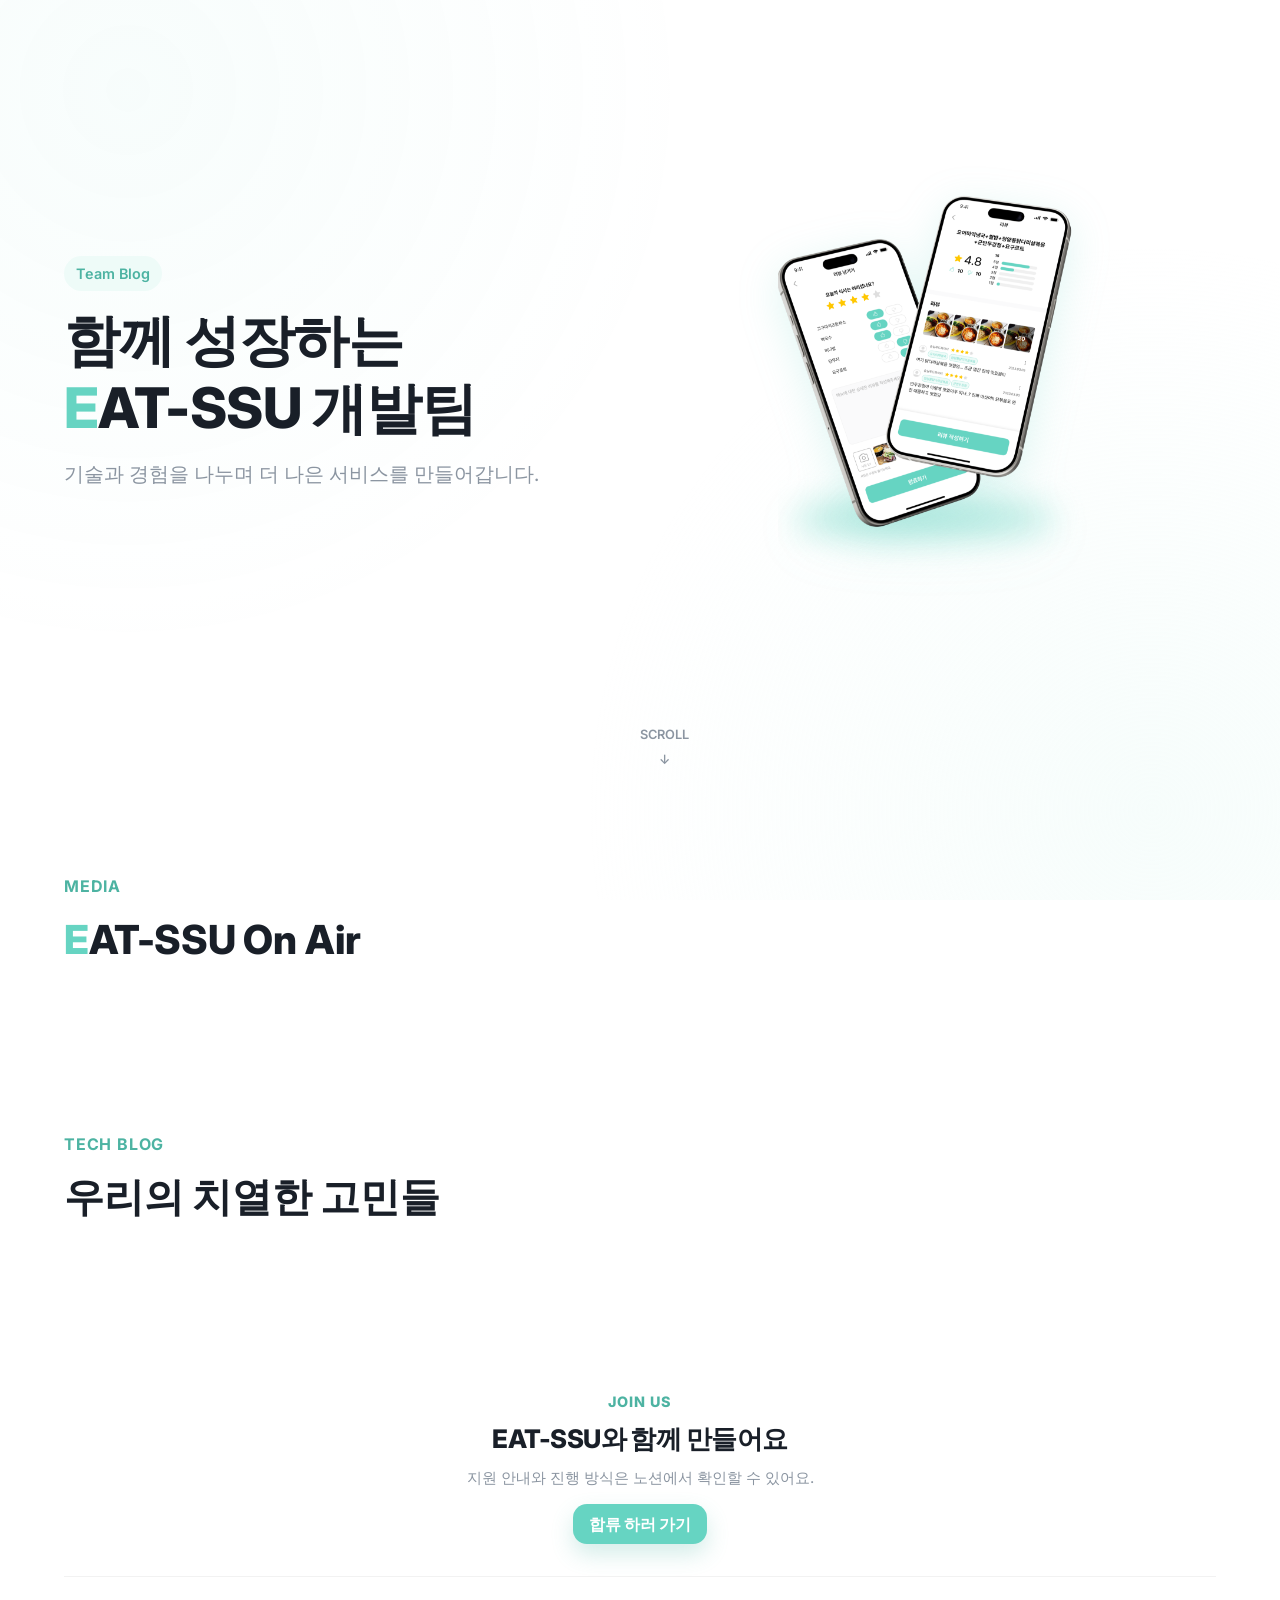
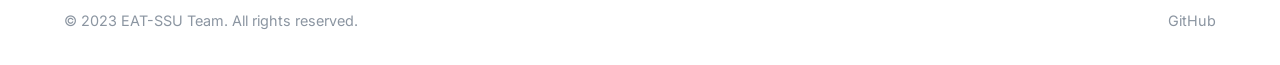
<file: index.html>
<!DOCTYPE html>
<html lang="ko">

<head>
    <meta charset="UTF-8">
    <meta name="viewport" content="width=device-width, initial-scale=1.0">
    <title>EAT-SSU | 숭실대학교 개발팀</title>
    <meta name="description" content="EAT-SSU 개발팀의 팀 블로그 및 유튜브 채널입니다. 지식을 공유하고 함께 성장합니다.">
    <link rel="stylesheet" href="./styles/main.css">
    <link rel="preconnect" href="https://fonts.googleapis.com">
    <link rel="preconnect" href="https://fonts.gstatic.com" crossorigin>
    <link href="https://fonts.googleapis.com/css2?family=Inter:wght@400;500;600;700;800&display=swap" rel="stylesheet">
    <!-- Using Tossface (or similar emoji font) if available, otherwise fallback to system emoji -->
</head>

<body>
    <div class="background-mesh"></div>

    <main class="container">
        <section class="hero" id="hero">
            <div class="hero-content">
                <span class="badge fade-in">Team Blog</span>
                <h1 class="fade-in delay-1">함께 성장하는<br><span class="brand"><span class="brand-e">E</span>AT-SSU</span>
                    개발팀</h1>
                <p class="fade-in delay-2">기술과 경험을 나누며 더 나은 서비스를 만들어갑니다.</p>
            </div>
            <div class="hero-image fade-in delay-2">
                <img src="./image.svg" alt="EAT-SSU Team">
            </div>
            <div class="scroll-indicator fade-in delay-3">
                <span>SCROLL</span>
                <div class="arrow">↓</div>
            </div>
        </section>

        <section class="links-section" id="media">
            <div class="section-header scroll-reveal">
                <span class="section-category">Media</span>
                <h2 class="section-title"><span class="brand"><span class="brand-e">E</span>AT-SSU</span> On Air</h2>
            </div>

            <div class="cards-grid" id="media-container">
                <!-- Content loaded via data-loader.js -->
            </div>
        </section>

        <section class="links-section" id="blog">
            <div class="section-header scroll-reveal">
                <span class="section-category">Tech Blog</span>
                <h2 class="section-title">우리의 치열한 고민들</h2>
            </div>

            <div class="cards-grid" id="blog-container">
                <!-- Content loaded via data-loader.js -->
            </div>
        </section>

        <section class="cta-section scroll-reveal" id="join">
            <div class="cta-card">
                <div class="cta-copy">
                    <span class="cta-eyebrow">Join Us</span>
                    <h2 class="cta-title">EAT-SSU와 함께 만들어요</h2>
                    <p class="cta-desc">지원 안내와 진행 방식은 노션에서 확인할 수 있어요.</p>
                </div>
                <a class="ds-btn ds-btn--primary" href="https://eat-ssu.notion.site/1d2eeef75a1681ae800cf6ffa6faa37d" target="_blank" rel="noopener noreferrer">합류 하러 가기</a>
            </div>
        </section>

        <footer class="footer">
            <p>&copy; 2023 EAT-SSU Team. All rights reserved.</p>
            <div class="social-links">
                <a href="https://github.com/eat-ssu" target="_blank">GitHub</a>
            </div>
        </footer>
    </main>

    <script src="./scripts/main.js"></script>
    <script src="./scripts/data-loader.js"></script>
</body>

</html>
</file>
<file: styles/main.css>
:root {
    /* Colors - Premium Toss/Karrot feel */
    --c-bg: #ffffff;
    --c-text-primary: #191f28;
    /* Dark grey like Toss */
    --c-text-secondary: #8b95a1;
    /* Softer grey */

    /* User Defined Colors */
    --c-primary: #66D4C2;
    --c-primary-dark: #4db3a2;
    /* Accessible text color */
    --c-secondary: #EEFBF8;

    --c-accent: var(--c-primary);
    --c-accent-hover: var(--c-primary-dark);

    --c-card-bg: #f9fafb;
    /* Very light grey */
    --c-card-hover: #ffffff;

    /* Shadows */
    --shadow-sm: 0 2px 8px rgba(0, 0, 0, 0.04);
    --shadow-md: 0 8px 16px rgba(0, 0, 0, 0.08);
    --shadow-lg: 0 16px 32px rgba(0, 0, 0, 0.12);

    /* Spacing */
    --spacing-xs: 4px;
    --spacing-sm: 8px;
    --spacing-md: 16px;
    --spacing-lg: 24px;
    --spacing-xl: 32px;
    --spacing-xxl: 64px;

    /* Animation */
    --ease-elastic: cubic-bezier(0.34, 1.56, 0.64, 1);
    --ease-smooth: cubic-bezier(0.33, 1, 0.68, 1);
}

* {
    margin: 0;
    padding: 0;
    box-sizing: border-box;
}

body {
    font-family: 'Inter', -apple-system, BlinkMacSystemFont, 'Segoe UI', Roboto, 'Helvetica Neue', Arial, sans-serif;
    background-color: var(--c-bg);
    color: var(--c-text-primary);
    line-height: 1.6;
    overflow-x: hidden;
    -webkit-font-smoothing: antialiased;
}

.brand {
    font-weight: 800;
    letter-spacing: -0.01em;
}

.brand-e {
    color: var(--c-primary);
}

a {
    text-decoration: none;
    color: inherit;
}

/* Design System: Buttons */
.ds-btn {
    display: inline-flex;
    align-items: center;
    justify-content: center;
    padding: 12px 16px;
    border-radius: 14px;
    font-weight: 800;
    line-height: 1;
    transition: transform 0.35s var(--ease-smooth), box-shadow 0.35s var(--ease-smooth), background-color 0.35s var(--ease-smooth);
    user-select: none;
}

.ds-btn:focus-visible {
    outline: 3px solid rgba(102, 212, 194, 0.35);
    outline-offset: 3px;
}

.ds-btn--primary {
    background: var(--c-primary);
    color: #ffffff;
    box-shadow: 0 10px 22px rgba(77, 179, 162, 0.24);
}

.ds-btn--primary:hover {
    background: var(--c-primary-dark);
    transform: translateY(-3px);
    box-shadow: 0 14px 30px rgba(77, 179, 162, 0.30);
}

.ds-btn--primary:active {
    transform: translateY(-1px);
}

/* Background Mesh Gradient (Subtle) */
/* Background Mesh Gradient (Subtle) */
.background-mesh {
    position: fixed;
    top: 0;
    left: 0;
    width: 100%;
    height: 100%;
    z-index: -1;
    background: radial-gradient(circle at 10% 10%, rgba(102, 212, 194, 0.05) 0%, transparent 40%),
        radial-gradient(circle at 90% 90%, rgba(238, 251, 248, 0.5) 0%, transparent 40%);
    pointer-events: none;
}

.container {
    max-width: 1200px;
    /* Widen for desktop grid */
    margin: 0 auto;
    padding: 0 var(--spacing-lg);
}

/* Hero Section */
.hero {
    min-height: 90vh;
    display: grid;
    grid-template-columns: 1.2fr 1fr;
    align-items: center;
    position: relative;
    padding-bottom: var(--spacing-xxl);
    gap: var(--spacing-xl);
}

.hero-content {
    /* Removed flex properties */
    max-width: none;
}

.hero-image {
    display: flex;
    justify-content: center;
    align-items: center;
    /* Removed max-width restriction to let grid handle it */
}

.hero-image img {
    width: 100%;
    height: auto;
    object-fit: contain;
    max-height: 400px;
    filter: drop-shadow(0 10px 20px rgba(102, 212, 194, 0.2));
}

.badge {
    display: inline-block;
    padding: 6px 12px;
    background-color: var(--c-secondary);
    color: var(--c-primary-dark);
    font-weight: 600;
    border-radius: 20px;
    font-size: 0.9rem;
    margin-bottom: var(--spacing-md);
}

.hero h1 {
    font-size: 3.5rem;
    font-weight: 800;
    line-height: 1.2;
    margin-bottom: var(--spacing-md);
    letter-spacing: -0.02em;
}

.hero p {
    font-size: 1.25rem;
    color: var(--c-text-secondary);
    max-width: 80%;
}

.scroll-indicator {
    position: absolute;
    bottom: 40px;
    left: 50%;
    transform: translateX(-50%);
    display: flex;
    flex-direction: column;
    align-items: center;
    color: var(--c-text-secondary);
    font-size: 0.8rem;
    font-weight: 600;
    opacity: 0.6;
}

.scroll-indicator .arrow {
    margin-top: var(--spacing-xs);
    animation: bounce 2s infinite;
}

@keyframes bounce {

    0%,
    20%,
    50%,
    80%,
    100% {
        transform: translateY(0);
    }

    40% {
        transform: translateY(-5px);
    }

    60% {
        transform: translateY(-3px);
    }
}

/* Links Section */
.links-section {
    padding: var(--spacing-xxl) 0;
    position: relative;
    /* min-height removed to avoid excessive scrolling */
}

.section-category {
    font-size: 1rem;
    color: var(--c-primary-dark);
    font-weight: 700;
    margin-bottom: var(--spacing-sm);
    display: block;
    text-transform: uppercase;
    letter-spacing: 0.05em;
}

.section-title {
    font-size: 2.5rem;
    font-weight: 800;
    margin-bottom: var(--spacing-xl);
    color: var(--c-text-primary);
}

.section-header {
    margin-bottom: var(--spacing-xl);
    text-align: left;
    /* Aligned left for a cleaner look */
}

/* Grid Layout */
.cards-grid {
    display: grid;
    /* Denser, more "tech blog"-like rows */
    grid-template-columns: repeat(3, 1fr);
    gap: var(--spacing-lg);
}

/* Responsiveness for Grid */
@media (max-width: 1100px) {
    .cards-grid {
        grid-template-columns: repeat(2, 1fr);
    }
}

@media (max-width: 600px) {
    .cards-grid {
        grid-template-columns: 1fr;
    }
}

/* Card Styling */
.card {
    background: linear-gradient(180deg, rgba(238, 251, 248, 0.55) 0%, var(--c-card-bg) 60%);
    border-radius: 18px;
    padding: 20px;
    display: flex;
    flex-direction: row;
    align-items: stretch;
    gap: var(--spacing-md);
    transition: transform 0.35s var(--ease-smooth), box-shadow 0.35s var(--ease-smooth), background-color 0.35s var(--ease-smooth);
    border: 1px solid rgba(25, 31, 40, 0.06);
    cursor: pointer;
    position: relative;
    overflow: hidden;
    aspect-ratio: 1.5 / 1;
    box-shadow: var(--shadow-sm);
    /* Default soft shadow */
}

/* When a card has a thumbnail, stack vertically */
.card--with-thumb {
    flex-direction: column;
    align-items: flex-start;
    aspect-ratio: auto;
}

.card:hover {
    background: linear-gradient(180deg, rgba(238, 251, 248, 0.75) 0%, var(--c-card-hover) 65%);
    box-shadow: 0 12px 24px rgba(0, 0, 0, 0.08);
    /* Toss-like hover shadow */
    transform: translateY(-4px);
}

.card-icon {
    font-size: 2rem;
    margin: 0;
    background: linear-gradient(135deg, var(--c-secondary) 0%, rgba(102, 212, 194, 0.16) 100%);
    width: 52px;
    height: 52px;
    border-radius: 14px;
    display: flex;
    align-items: center;
    justify-content: center;
    box-shadow: 0 6px 18px rgba(25, 31, 40, 0.08);
    transition: transform 0.35s var(--ease-smooth);
    flex-shrink: 0;
}

/* Media thumbnail (YouTube, etc.) */
.card-thumb {
    width: 100%;
    aspect-ratio: 16 / 9;
    border-radius: 14px;
    overflow: hidden;
    flex-shrink: 0;
    position: relative;
    background: rgba(25, 31, 40, 0.06);
    box-shadow: 0 8px 18px rgba(25, 31, 40, 0.10);
}

.card--with-thumb .card-content p {
    /* Give a touch more room since thumb adds height */
    -webkit-line-clamp: 2;
    line-clamp: 2;
}

.card-thumb img {
    width: 100%;
    height: 100%;
    object-fit: cover;
    display: block;
    transform: scale(1.02);
    transition: transform 0.45s var(--ease-smooth);
}

.card:hover .card-thumb img {
    transform: scale(1.10);
}

.card-thumb::after {
    content: "";
    position: absolute;
    inset: 0;
    background: linear-gradient(180deg, rgba(0, 0, 0, 0.00) 45%, rgba(0, 0, 0, 0.28) 100%);
    pointer-events: none;
}

.card-thumb-badge {
    position: absolute;
    left: 10px;
    bottom: 10px;
    z-index: 1;
    font-size: 0.72rem;
    letter-spacing: 0.08em;
    padding: 5px 9px;
    border-radius: 999px;
    background: rgba(17, 24, 39, 0.72);
    color: rgba(255, 255, 255, 0.92);
    border: 1px solid rgba(255, 255, 255, 0.14);
    backdrop-filter: blur(8px);
}

.card:hover .card-icon {
    transform: scale(1.1) rotate(5deg);
}

.card-content {
    flex: 1;
    width: 100%;
    min-width: 0;
    display: flex;
    flex-direction: column;
}

.card-content h3 {
    font-size: 1.15rem;
    font-weight: 700;
    margin-bottom: var(--spacing-xs);
    line-height: 1.4;
    word-break: keep-all;
    /* Korean word break */
    display: -webkit-box;
    line-clamp: 2;
    -webkit-line-clamp: 2;
    -webkit-box-orient: vertical;
    overflow: hidden;
}

.card-content p {
    color: var(--c-text-secondary);
    margin-bottom: var(--spacing-md);
    font-size: 0.92rem;
    line-height: 1.5;
    line-height: 1.5;
    display: -webkit-box;
    line-clamp: 1;
    -webkit-line-clamp: 1;
    -webkit-box-orient: vertical;
    overflow: hidden;
}

.card-meta {
    display: flex;
    gap: 6px;
    /* Tighter gap */
    margin-top: auto;
    margin-bottom: 0;
    flex-wrap: wrap;
    align-items: center;
    width: 100%;
}

.meta-tag {
    font-size: 0.75rem;
    /* Smaller tags */
    padding: 4px 8px;
    border-radius: 8px;
    background-color: var(--c-secondary);
    color: var(--c-primary-dark);
    font-weight: 600;
}

.meta-date {
    background-color: transparent;
    color: var(--c-text-secondary);
    padding-left: 2px;
    font-size: 0.8rem;
    font-weight: 400;
    /* Removed flex: 0 0 100% to allow inline with arrow */
    margin-top: 0;
    /* Aligned with others */
}

.link-arrow {
    color: var(--c-accent);
    font-weight: 600;
    font-size: 0.95rem;
    opacity: 0;
    transform: translateX(-10px);
    transition: all 0.3s var(--ease-smooth);
    display: inline-block;
    margin-left: auto;
    /* Push to right */
}

.card:hover .link-arrow {
    opacity: 1;
    transform: translateX(0);
}

/* Footer */
.cta-section {
    padding: var(--spacing-xxl) 0 var(--spacing-xl);
}

.cta-card {
    display: flex;
    flex-direction: column;
    align-items: center;
    justify-content: center;
    gap: 14px;
    padding: 0;
    border: 0;
    border-radius: 0;
    background: transparent;
    box-shadow: none;
}

.cta-copy {
    min-width: 0;
    text-align: center;
}

.cta-eyebrow {
    display: inline-block;
    font-size: 0.9rem;
    font-weight: 800;
    color: var(--c-primary-dark);
    text-transform: uppercase;
    letter-spacing: 0.06em;
    margin-bottom: 6px;
}

.cta-title {
    font-size: 1.6rem;
    font-weight: 800;
    letter-spacing: -0.02em;
    color: var(--c-text-primary);
    margin-bottom: 6px;
    word-break: keep-all;
}

.cta-desc {
    color: var(--c-text-secondary);
    font-size: 0.95rem;
    max-width: 46ch;
}

.footer {
    padding: var(--spacing-xl) 0;
    border-top: 1px solid rgba(0, 0, 0, 0.05);
    display: flex;
    justify-content: space-between;
    align-items: center;
    color: var(--c-text-secondary);
    font-size: 0.9rem;
}

.social-links a:hover {
    color: var(--c-text-primary);
    text-decoration: underline;
}

/* Animation Utilities */
.fade-in {
    opacity: 0;
    transform: translateY(20px);
    animation: fadeInUp 0.8s var(--ease-smooth) forwards;
}

.scroll-reveal {
    opacity: 0;
    transform: translateY(30px);
    transition: all 0.8s var(--ease-smooth);
}

.scroll-reveal.active {
    opacity: 1;
    transform: translateY(0);
}

.delay-1 {
    animation-delay: 0.1s;
    transition-delay: 0.1s;
}

.delay-2 {
    animation-delay: 0.2s;
    transition-delay: 0.2s;
}

.delay-3 {
    animation-delay: 0.3s;
    transition-delay: 0.3s;
}

@keyframes fadeInUp {
    to {
        opacity: 1;
        transform: translateY(0);
    }
}

/* Mobile Responsiveness */
@media (max-width: 768px) {
    .container {
        padding: 0 var(--spacing-md);
    }

    .hero {
        display: flex;
        flex-direction: column;
        text-align: center;
        justify-content: center;
        height: auto;
        min-height: 100vh;
        padding-top: 100px;
    }

    .hero-content {
        margin-bottom: var(--spacing-xl);
    }

    .hero-image {
        width: 80%;
        max-width: 300px;
        margin-bottom: var(--spacing-xl);
    }

    .hero h1 {
        font-size: 2.5rem;
    }

    .hero p {
        font-size: 1.1rem;
        max-width: 100%;
    }

    .card {
        flex-direction: column;
        align-items: flex-start;
        padding: var(--spacing-lg);
        aspect-ratio: auto;
    }

    .card-icon {
        margin-bottom: var(--spacing-md);
        width: 60px;
        height: 60px;
        font-size: 2rem;
    }

    .card-thumb {
        width: 100%;
        border-radius: 16px;
        margin-bottom: var(--spacing-md);
    }

    .link-arrow {
        opacity: 1;
        /* Always show on mobile since no hover */
        transform: translateX(0);
        margin-top: var(--spacing-sm);
    }

    .cta-card {
        padding: 22px 18px;
    }

    .cta-section .ds-btn {
        width: min(360px, 100%);
    }
}
</file>
